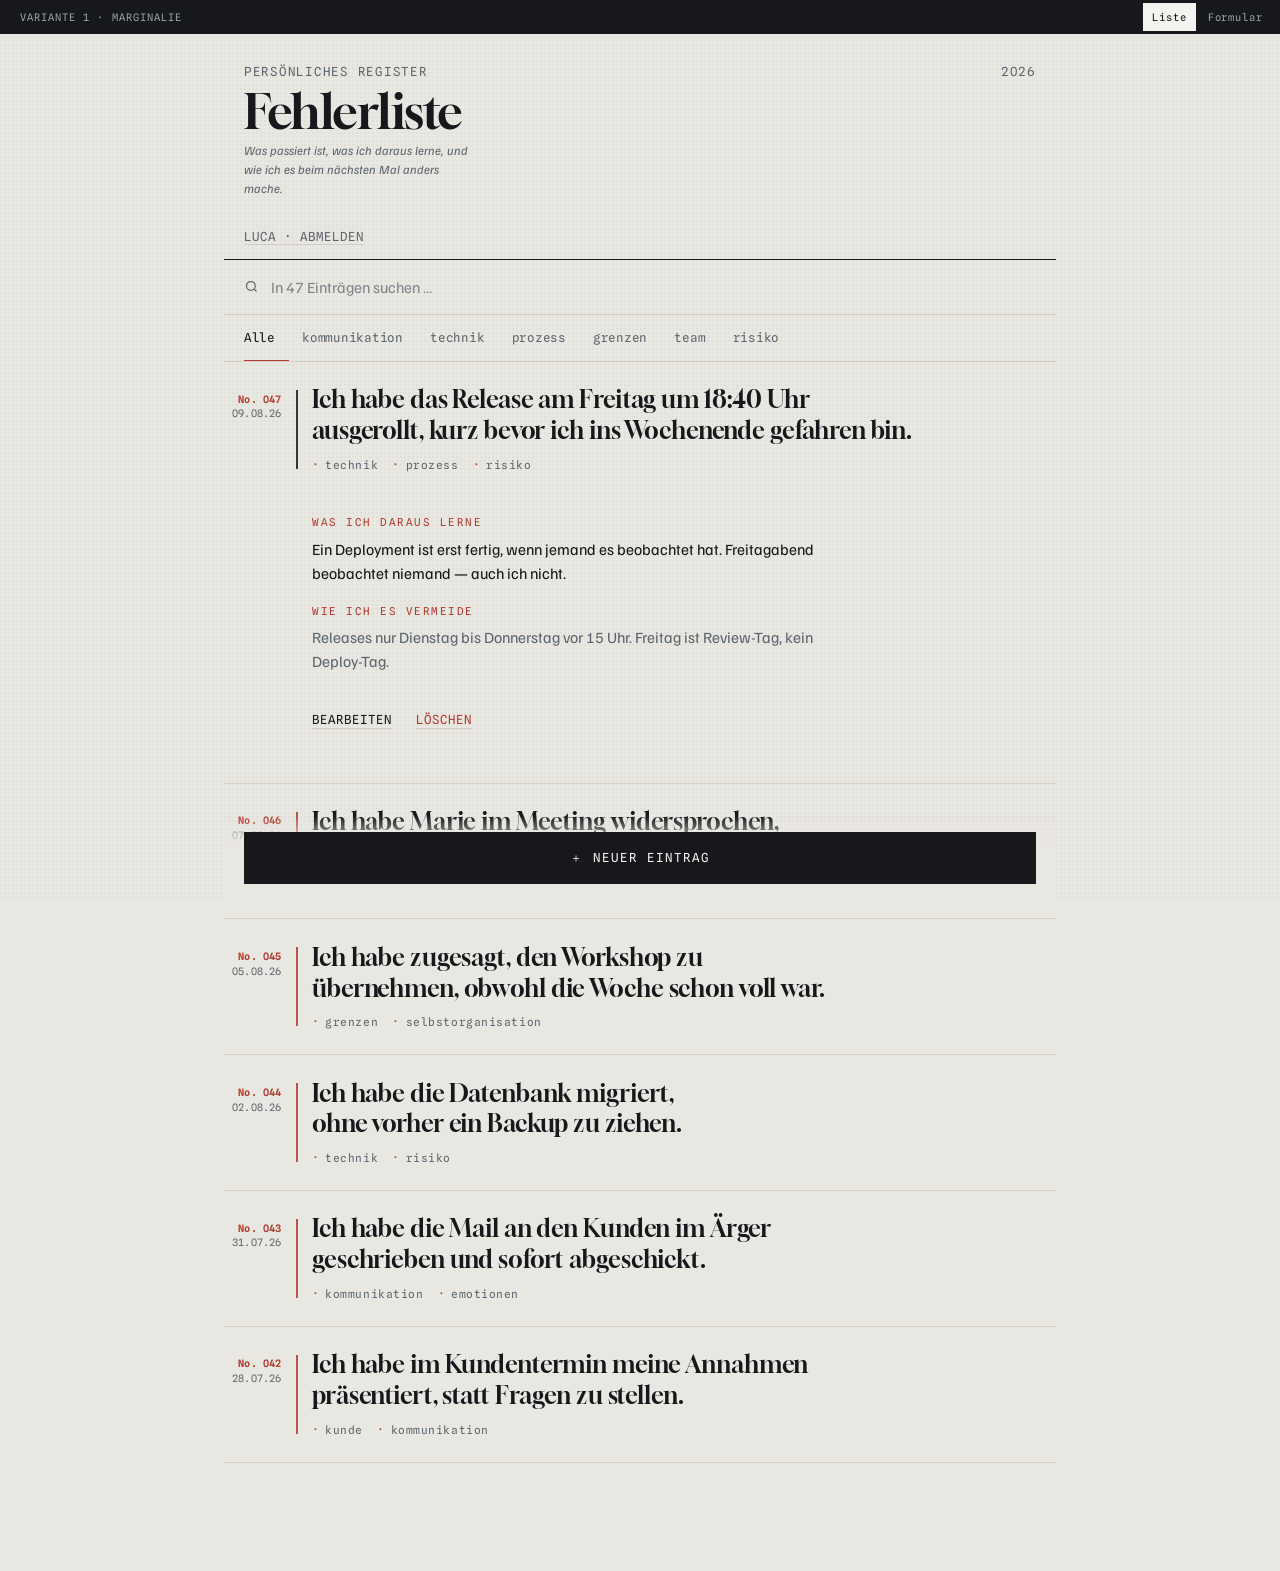
<file: variante-1.html>
<!DOCTYPE html>
<html lang="de">
<head>
<meta charset="utf-8">
<meta name="viewport" content="width=device-width, initial-scale=1, viewport-fit=cover">
<title>Fehler-App · Variante 1 — Marginalie</title>
<link rel="preconnect" href="https://fonts.googleapis.com">
<link rel="preconnect" href="https://fonts.gstatic.com" crossorigin>
<link href="https://fonts.googleapis.com/css2?family=Gloock&family=Familjen+Grotesk:ital,wght@0,400..700;1,400..700&family=Spline+Sans+Mono:wght@400;500;600&display=swap" rel="stylesheet">
<style>
/* ============================================================
   VARIANTE 1 — "MARGINALIE"
   Idee: Die Korrekturseite eines Lektors. Papier, Tinte,
   Rotstift. Kein Karten-Layout, sondern ein Satzspiegel mit
   Marginalspalte. Signature: die rote Marginallinie + die
   handnummerierte Kolumne (No. 047) am linken Rand.
   ============================================================ */

:root{
  --paper:      #E9E7E2;
  --paper-hi:   #F5F3EF;
  --ink:        #16181B;
  --slate:      #5C666E;
  --red:        #B23A2E;
  --rule:       #D2CEC6;

  --f-display: "Gloock", Georgia, serif;
  --f-text:    "Familjen Grotesk", system-ui, sans-serif;
  --f-mono:    "Spline Sans Mono", ui-monospace, monospace;

  --step--1: 0.78rem;
  --step-0:  0.975rem;
  --step-1:  1.1875rem;
  --step-2:  1.5rem;
  --step-3:  2.125rem;
  --step-4:  3rem;

  --gutter: 4.5rem;
  --pad: 1.25rem;
  --chrome: 34px;
}

*,*::before,*::after{ box-sizing:border-box; }
html{ -webkit-text-size-adjust:100%; }
body{
  margin:0;
  background:var(--paper);
  color:var(--ink);
  font-family:var(--f-text);
  font-size:var(--step-0);
  line-height:1.55;
  font-feature-settings:"ss01" 1;
  -webkit-font-smoothing:antialiased;
  padding-bottom:env(safe-area-inset-bottom);
  padding-top:calc(var(--chrome) + env(safe-area-inset-top));
}
/* feine Papierstruktur, sehr zurückhaltend */
body::before{
  content:""; position:fixed; inset:0; pointer-events:none; z-index:0;
  background-image:radial-gradient(circle at 1px 1px, rgba(22,24,27,.05) 1px, transparent 0);
  background-size:4px 4px; opacity:.5;
}
button,input,textarea{ font:inherit; color:inherit; }
:focus-visible{ outline:2px solid var(--red); outline-offset:3px; border-radius:1px; }

.app{ position:relative; z-index:1; max-width:52rem; margin:0 auto; }

/* ---------- Kopf ---------- */
.masthead{
  padding:1.75rem var(--pad) 0;
  border-bottom:1px solid var(--ink);
}
.masthead .kicker{
  font-family:var(--f-mono); font-size:var(--step--1);
  letter-spacing:.14em; text-transform:uppercase; color:var(--slate);
  display:flex; justify-content:space-between; align-items:baseline;
}
.masthead h1{
  font-family:var(--f-display); font-weight:400;
  font-size:clamp(2.4rem, 12vw, var(--step-4));
  line-height:.95; margin:.5rem 0 .35rem; letter-spacing:-.01em;
}
.masthead .sub{
  font-size:var(--step--1); color:var(--slate); margin:0 0 1rem;
  max-width:32ch; font-style:italic;
}
.acct{ background:none; border:0; padding:.25rem 0; cursor:pointer; color:var(--slate);
  font-family:var(--f-mono); font-size:var(--step--1); letter-spacing:.08em;
  text-transform:uppercase; text-decoration:underline; text-underline-offset:3px;
  text-decoration-color:var(--rule); min-height:44px; display:inline-flex; align-items:center; }
.acct:hover{ color:var(--red); text-decoration-color:var(--red); }

/* ---------- Suche: eine Linie, kein Kasten ---------- */
.search{ border-bottom:1px solid var(--rule); padding:0 var(--pad); display:flex; align-items:center; gap:.75rem; }
.search svg{ width:15px; height:15px; flex:none; color:var(--slate); }
.search input{
  flex:1; border:0; background:transparent; padding:.95rem 0; min-height:44px;
  font-size:var(--step-0);
}
.search input::placeholder{ color:var(--slate); opacity:.75; }
.search input:focus{ outline:none; }
.search:focus-within{ border-bottom-color:var(--red); }

/* ---------- Tag-Filter ---------- */
.tags-bar{
  display:flex; gap:0; overflow-x:auto; scrollbar-width:none;
  border-bottom:1px solid var(--rule); padding:0 var(--pad);
}
.tags-bar::-webkit-scrollbar{ display:none; }
.tags-bar button{
  border:0; background:none; cursor:pointer; white-space:nowrap;
  font-family:var(--f-mono); font-size:var(--step--1); letter-spacing:.06em;
  color:var(--slate); padding:.8rem .85rem; min-height:44px;
  border-bottom:2px solid transparent; margin-bottom:-1px;
}
.tags-bar button:first-child{ padding-left:0; }
.tags-bar button[aria-pressed="true"]{ color:var(--ink); border-bottom-color:var(--red); }

/* ---------- Einträge ---------- */
.entries{ list-style:none; margin:0; padding:0 0 1.5rem; }
.entry{ border-bottom:1px solid var(--rule); }
.entry > button{
  all:unset; display:grid; grid-template-columns:var(--gutter) 1fr;
  width:100%; box-sizing:border-box; cursor:pointer;
  padding:1.4rem var(--pad) 1.4rem 0; align-items:start;
}
.entry > button:hover .fehler{ text-decoration:underline; text-decoration-color:var(--rule); text-underline-offset:4px; }

/* Marginalspalte — das Signature-Element */
.margin{
  font-family:var(--f-mono); font-size:.64rem; letter-spacing:.02em;
  color:var(--slate); text-align:right; padding-right:.9rem; padding-top:.45rem;
  line-height:1.45; overflow:hidden;
}
.margin .no{ display:block; color:var(--red); font-weight:600; }
.body{ position:relative; padding-left:1rem; }
.body::before{                      /* die rote Korrekturlinie */
  content:""; position:absolute; left:0; top:.35rem; bottom:.35rem;
  width:1.5px; background:var(--red); opacity:.85;
}
.fehler{
  font-family:var(--f-display); font-weight:400;
  font-size:var(--step-1); line-height:1.28; margin:0;
  letter-spacing:-.005em; text-wrap:balance;
}
@media (min-width:40rem){ .fehler{ font-size:var(--step-2); } }
.chips{ display:flex; flex-wrap:wrap; gap:.4rem .9rem; margin-top:.7rem; }
.chip{ font-family:var(--f-mono); font-size:.7rem; letter-spacing:.05em; color:var(--slate); }
.chip::before{ content:"·"; margin-right:.35rem; color:var(--red); }

/* Detail */
.detail{ display:none; padding:0 var(--pad) 1.6rem var(--gutter); }
.entry.open .detail{ display:block; }
.detail .field{ padding-left:1rem; margin-top:1.15rem; }
.detail dt{
  font-family:var(--f-mono); font-size:.68rem; letter-spacing:.14em;
  text-transform:uppercase; color:var(--red); margin-bottom:.3rem;
}
.detail dd{ margin:0; color:var(--ink); max-width:60ch; }
.detail dd.quiet{ color:var(--slate); }
.actions{ display:flex; gap:1.5rem; margin:1.5rem 0 0 1rem; }
.actions button{
  background:none; border:0; cursor:pointer; padding:.5rem 0; min-height:44px;
  font-family:var(--f-mono); font-size:var(--step--1); letter-spacing:.08em;
  text-transform:uppercase; text-decoration:underline; text-underline-offset:4px;
  text-decoration-color:var(--rule);
}
.actions .del{ color:var(--red); }
.entry.open .body::before{ background:var(--ink); }

/* ---------- Neuer Eintrag ---------- */
.newbar{
  position:sticky; bottom:0; z-index:5;
  padding:1rem var(--pad) calc(1rem + env(safe-area-inset-bottom));
  background:linear-gradient(to top, var(--paper) 62%, rgba(233,231,226,0));
}
.newbar button{
  width:100%; min-height:52px; cursor:pointer;
  background:var(--ink); color:var(--paper-hi); border:0;
  font-family:var(--f-mono); font-size:var(--step--1);
  letter-spacing:.16em; text-transform:uppercase;
}
.newbar button:hover{ background:var(--red); }

/* ---------- Formular ---------- */
.form-view{ display:none; }
body[data-view="form"] .list-view{ display:none; }
body[data-view="form"] .form-view{ display:block; }

.form-head{ padding:1.5rem var(--pad) 1.25rem; border-bottom:1px solid var(--ink); }
.form-head .kicker{ font-family:var(--f-mono); font-size:var(--step--1); letter-spacing:.14em;
  text-transform:uppercase; color:var(--slate); }
.form-head h2{ font-family:var(--f-display); font-weight:400; font-size:var(--step-3);
  line-height:1; margin:.5rem 0 0; }
form{ padding:0 var(--pad) 3rem; }
.f{ border-bottom:1px solid var(--rule); padding:1.5rem 0 1.1rem; display:grid; grid-template-columns:var(--gutter) 1fr; }
.f .num{ font-family:var(--f-mono); font-size:.68rem; color:var(--red); padding-top:.3rem; text-align:right; padding-right:1rem; }
.f .col{ padding-left:1rem; border-left:1.5px solid var(--rule); }
.f:focus-within .col{ border-left-color:var(--red); }
.f label{ display:block; font-family:var(--f-display); font-size:var(--step-1); line-height:1.3; margin-bottom:.5rem; }
.f .hint{ font-size:var(--step--1); color:var(--slate); font-style:italic; margin-bottom:.6rem; }
.f textarea, .f input[type=text]{
  width:100%; border:0; border-bottom:1px solid var(--rule); background:transparent;
  padding:.5rem 0; resize:vertical; min-height:44px; line-height:1.5;
}
.f textarea:focus, .f input:focus{ outline:none; border-bottom-color:var(--ink); }
.suggest{ display:flex; flex-wrap:wrap; gap:.45rem; margin-top:.8rem; }
.suggest button{
  cursor:pointer; background:transparent; border:1px solid var(--rule); border-radius:999px;
  padding:.4rem .75rem; min-height:36px; font-family:var(--f-mono); font-size:.7rem; color:var(--slate);
}
.suggest button:hover{ border-color:var(--ink); color:var(--ink); }
.suggest button.on{ background:var(--ink); border-color:var(--ink); color:var(--paper-hi); }
.form-actions{ display:flex; gap:.75rem; margin-top:2rem; align-items:center; }
.form-actions .save{
  flex:1; min-height:52px; background:var(--ink); color:var(--paper-hi); border:0; cursor:pointer;
  font-family:var(--f-mono); font-size:var(--step--1); letter-spacing:.16em; text-transform:uppercase;
}
.form-actions .save:hover{ background:var(--red); }
.form-actions .cancel{
  background:none; border:0; cursor:pointer; color:var(--slate); min-height:52px; padding:0 .5rem;
  font-family:var(--f-mono); font-size:var(--step--1); letter-spacing:.1em; text-transform:uppercase;
}

/* ---------- Vorschau-Leiste (gehört nicht zur App) ---------- */
.pv{ position:fixed; inset:0 0 auto; z-index:60; height:calc(var(--chrome) + env(safe-area-inset-top));
  padding:env(safe-area-inset-top) .5rem 0 var(--pad); background:var(--ink); color:#9AA1A6;
  display:flex; align-items:center; justify-content:space-between; gap:1rem;
  font-family:var(--f-mono); font-size:.65rem; letter-spacing:.1em; text-transform:uppercase; }
.pv .name{ overflow:hidden; text-overflow:ellipsis; white-space:nowrap; }
.pv .sw{ display:flex; gap:2px; flex:none; }
.pv button{ border:0; background:none; color:#9AA1A6; cursor:pointer; padding:.35rem .6rem;
  font:inherit; letter-spacing:.08em; }
.pv button[aria-pressed="true"]{ background:var(--paper-hi); color:var(--ink); }

@media (prefers-reduced-motion: reduce){ *{ animation:none !important; transition:none !important; } }
</style>
</head>
<body data-view="list">

<div class="app">

  <!-- ============== LISTE ============== -->
  <div class="list-view">
    <header class="masthead">
      <div class="kicker"><span>Persönliches Register</span><span>2026</span></div>
      <h1>Fehler&shy;liste</h1>
      <p class="sub">Was passiert ist, was ich daraus lerne, und wie ich es beim nächsten Mal anders mache.</p>
      <button class="acct">Luca · Abmelden</button>
    </header>

    <div class="search">
      <svg viewBox="0 0 24 24" fill="none" stroke="currentColor" stroke-width="2" aria-hidden="true"><circle cx="11" cy="11" r="7"/><path d="M20 20l-3.5-3.5"/></svg>
      <input type="search" placeholder="In 47 Einträgen suchen …" aria-label="Suche">
    </div>

    <nav class="tags-bar" aria-label="Nach Tag filtern">
      <button aria-pressed="true">Alle</button>
      <button aria-pressed="false">kommunikation</button>
      <button aria-pressed="false">technik</button>
      <button aria-pressed="false">prozess</button>
      <button aria-pressed="false">grenzen</button>
      <button aria-pressed="false">team</button>
      <button aria-pressed="false">risiko</button>
    </nav>

    <ul class="entries" id="entries"></ul>

    <div class="newbar"><button type="button" onclick="setView('form')">＋ Neuer Eintrag</button></div>
  </div>

  <!-- ============== FORMULAR ============== -->
  <div class="form-view">
    <header class="form-head">
      <div class="kicker">No. 048 · Entwurf</div>
      <h2>Ein neuer Eintrag</h2>
    </header>
    <form onsubmit="return false">
      <div class="f">
        <div class="num">01</div>
        <div class="col">
          <label for="v1a">Was für einen Fehler habe ich gemacht?</label>
          <p class="hint">So konkret wie möglich. Kein Urteil, nur der Vorgang.</p>
          <textarea id="v1a" rows="3"></textarea>
        </div>
      </div>
      <div class="f">
        <div class="num">02</div>
        <div class="col">
          <label for="v1b">Was lerne ich daraus?</label>
          <p class="hint">Der Satz, der übrig bleibt, wenn der Ärger weg ist.</p>
          <textarea id="v1b" rows="3"></textarea>
        </div>
      </div>
      <div class="f">
        <div class="num">03</div>
        <div class="col">
          <label for="v1c">Wie vermeide ich ihn in Zukunft?</label>
          <p class="hint">Eine Regel, die man befolgen kann, ohne nachzudenken.</p>
          <textarea id="v1c" rows="3"></textarea>
        </div>
      </div>
      <div class="f">
        <div class="num">04</div>
        <div class="col">
          <label for="v1d">Tags</label>
          <p class="hint">Mit Komma trennen. Bereits benutzte Tags unten.</p>
          <input id="v1d" type="text" placeholder="z. B. kommunikation, team">
          <div class="suggest">
            <button type="button" class="on">kommunikation</button>
            <button type="button">team</button>
            <button type="button">technik</button>
            <button type="button">prozess</button>
            <button type="button">grenzen</button>
            <button type="button">risiko</button>
            <button type="button">emotionen</button>
            <button type="button">kunde</button>
          </div>
        </div>
      </div>
      <div class="form-actions">
        <button type="button" class="save">Eintragen</button>
        <button type="button" class="cancel" onclick="setView('list')">Abbrechen</button>
      </div>
    </form>
  </div>
</div>

<div class="pv">
  <span class="name">Variante 1 · Marginalie</span>
  <span class="sw" role="group" aria-label="Vorschau umschalten">
    <button id="pv-list" aria-pressed="true" onclick="setView('list')">Liste</button>
    <button id="pv-form" aria-pressed="false" onclick="setView('form')">Formular</button>
  </span>
</div>

<script>
const DATA = [
  {no:"047",datum:"09.08.26",fehler:"Ich habe das Release am Freitag um 18:40 Uhr ausgerollt, kurz bevor ich ins Wochenende gefahren bin.",learning:"Ein Deployment ist erst fertig, wenn jemand es beobachtet hat. Freitagabend beobachtet niemand — auch ich nicht.",vermeidung:"Releases nur Dienstag bis Donnerstag vor 15 Uhr. Freitag ist Review-Tag, kein Deploy-Tag.",tags:["technik","prozess","risiko"]},
  {no:"046",datum:"07.08.26",fehler:"Ich habe Marie im Meeting widersprochen, ohne ihre Zahlen vorher gelesen zu haben.",learning:"Mein Widerspruch war schneller als mein Verständnis. Das kostet Vertrauen, nicht nur Zeit.",vermeidung:"Erst eine echte Frage stellen, bevor ich eine Gegenposition formuliere.",tags:["kommunikation","team"]},
  {no:"045",datum:"05.08.26",fehler:"Ich habe zugesagt, den Workshop zu übernehmen, obwohl die Woche schon voll war.",learning:"Ich sage Ja zur Anerkennung, nicht zur Aufgabe. Das merke ich immer erst am Mittwoch.",vermeidung:"24 Stunden Bedenkzeit bei allem, was länger als zwei Stunden dauert.",tags:["grenzen","selbstorganisation"]},
  {no:"044",datum:"02.08.26",fehler:"Ich habe die Datenbank migriert, ohne vorher ein Backup zu ziehen.",learning:"Ich habe auf mein Können vertraut statt auf ein Verfahren. Können hat keine Undo-Funktion.",vermeidung:"Checkliste vor jeder Migration: Backup ziehen, Restore einmal testen, dann erst starten.",tags:["technik","risiko"]},
  {no:"043",datum:"31.07.26",fehler:"Ich habe die Mail an den Kunden im Ärger geschrieben und sofort abgeschickt.",learning:"Der erste Entwurf gehört mir, der zweite dem Empfänger. Ich habe den ersten verschickt.",vermeidung:"Bei Ärger: Entwurf ohne Empfänger schreiben und eine Nacht liegen lassen.",tags:["kommunikation","emotionen"]},
  {no:"042",datum:"28.07.26",fehler:"Ich habe im Kundentermin meine Annahmen präsentiert, statt Fragen zu stellen.",learning:"Ich habe 40 Minuten geredet und nichts erfahren, was ich vorher nicht schon zu wissen glaubte.",vermeidung:"Die ersten 15 Minuten jedes Termins: nur Fragen, kein Slide.",tags:["kunde","kommunikation"]}
];
const esc = s => s.replace(/[&<>]/g, c => ({'&':'&amp;','<':'&lt;','>':'&gt;'}[c]));
document.getElementById('entries').innerHTML = DATA.map((e,i)=>`
  <li class="entry${i===0?' open':''}">
    <button type="button" onclick="this.parentElement.classList.toggle('open')" aria-expanded="${i===0}">
      <div class="margin"><span class="no">No. ${e.no}</span>${e.datum}</div>
      <div class="body">
        <p class="fehler">${esc(e.fehler)}</p>
        <div class="chips">${e.tags.map(t=>`<span class="chip">${t}</span>`).join('')}</div>
      </div>
    </button>
    <dl class="detail">
      <div class="field"><dt>Was ich daraus lerne</dt><dd>${esc(e.learning)}</dd></div>
      <div class="field"><dt>Wie ich es vermeide</dt><dd class="quiet">${esc(e.vermeidung)}</dd></div>
      <div class="actions"><button type="button">Bearbeiten</button><button type="button" class="del">Löschen</button></div>
    </dl>
  </li>`).join('');

function setView(v){
  document.body.dataset.view = v;
  document.getElementById('pv-list').setAttribute('aria-pressed', v==='list');
  document.getElementById('pv-form').setAttribute('aria-pressed', v==='form');
  window.scrollTo(0,0);
}
document.querySelectorAll('.suggest button').forEach(b=>b.onclick=()=>b.classList.toggle('on'));
document.querySelectorAll('.tags-bar button').forEach(b=>b.onclick=()=>{
  document.querySelectorAll('.tags-bar button').forEach(x=>x.setAttribute('aria-pressed','false'));
  b.setAttribute('aria-pressed','true');
});
</script>
</body>
</html>
</file>
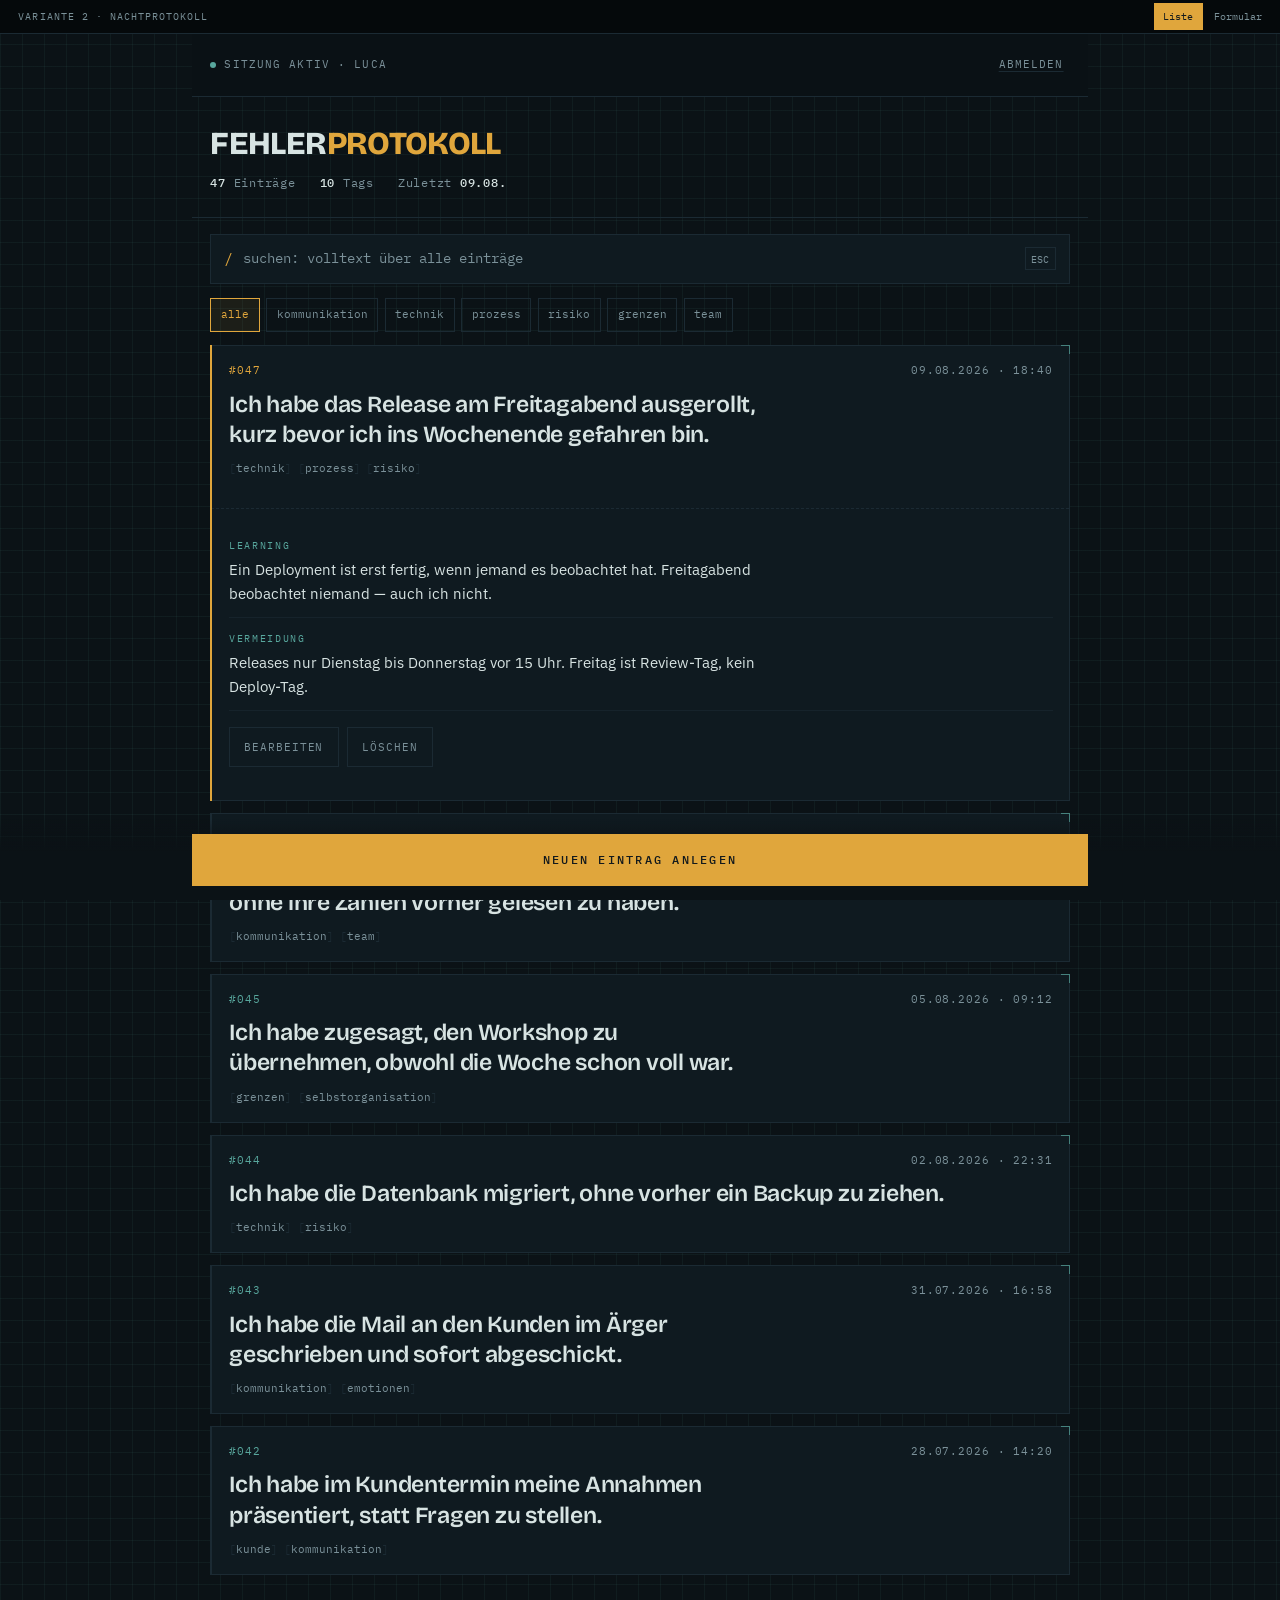
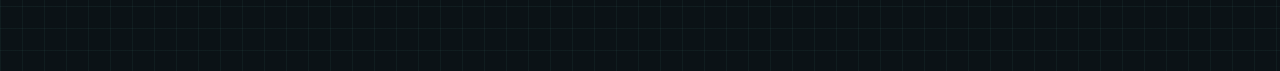
<file: variante-2.html>
<!DOCTYPE html>
<html lang="de">
<head>
<meta charset="utf-8">
<meta name="viewport" content="width=device-width, initial-scale=1, viewport-fit=cover">
<title>Fehler-App · Variante 2 — Nachtprotokoll</title>
<link rel="preconnect" href="https://fonts.googleapis.com">
<link rel="preconnect" href="https://fonts.gstatic.com" crossorigin>
<link href="https://fonts.googleapis.com/css2?family=Bricolage+Grotesque:opsz,wght@12..96,600;12..96,700;12..96,800&family=IBM+Plex+Sans:wght@400;500;600&family=IBM+Plex+Mono:wght@400;500&display=swap" rel="stylesheet">
<style>
/* ============================================================
   VARIANTE 2 — "NACHTPROTOKOLL"
   Idee: Ein Logbuch/Flugschreiber. Dunkles Petrolblau statt
   Schwarz, Millimeterpapier-Raster, Messing-Amber als einziges
   Signal. Signature: das Blueprint-Raster + die amberfarbene
   Spine links am Datensatz mit Fadenkreuz-Ecken.
   ============================================================ */

:root{
  --void:   #0B1216;
  --panel:  #0F1A20;
  --line:   #1B2A33;
  --chalk:  #D7E3E2;
  --muted:  #7B9199;
  --amber:  #E0A63C;
  --petrol: #58A79D;

  --f-display:"Bricolage Grotesque", system-ui, sans-serif;
  --f-text:   "IBM Plex Sans", system-ui, sans-serif;
  --f-mono:   "IBM Plex Mono", ui-monospace, monospace;

  --step--1:.78rem; --step-0:.95rem; --step-1:1.15rem;
  --step-2:1.45rem; --step-3:2rem;
  --pad:1.15rem;
  --chrome:34px;
}
*,*::before,*::after{ box-sizing:border-box; }
html{ -webkit-text-size-adjust:100%; }
body{
  margin:0; background:var(--void); color:var(--chalk);
  font-family:var(--f-text); font-size:var(--step-0); line-height:1.55;
  -webkit-font-smoothing:antialiased;
  background-image:
    linear-gradient(rgba(88,167,157,.07) 1px, transparent 1px),
    linear-gradient(90deg, rgba(88,167,157,.07) 1px, transparent 1px);
  background-size:22px 22px;
  padding-bottom:env(safe-area-inset-bottom);
  padding-top:calc(var(--chrome) + env(safe-area-inset-top));
}
button,input,textarea{ font:inherit; color:inherit; }
:focus-visible{ outline:2px solid var(--amber); outline-offset:2px; }
.app{ max-width:56rem; margin:0 auto; }

.mono{ font-family:var(--f-mono); font-size:var(--step--1); letter-spacing:.06em; }

/* ---------- Statuszeile ---------- */
.statusbar{
  position:sticky; top:calc(var(--chrome) + env(safe-area-inset-top)); z-index:20;
  background:rgba(11,18,22,.94); backdrop-filter:blur(6px);
  border-bottom:1px solid var(--line);
  padding:.55rem var(--pad);
  display:flex; justify-content:space-between; align-items:center; gap:1rem;
  font-family:var(--f-mono); font-size:.7rem; letter-spacing:.1em; color:var(--muted);
  text-transform:uppercase;
}
.statusbar .dot{ width:6px; height:6px; background:var(--petrol); border-radius:50%; display:inline-block; margin-right:.5rem; vertical-align:middle; }
.statusbar button{ background:none; border:0; color:var(--muted); cursor:pointer;
  text-decoration:underline; text-underline-offset:3px; text-decoration-color:var(--line);
  font:inherit; letter-spacing:.1em; text-transform:uppercase; min-height:44px; }
.statusbar button:hover{ color:var(--amber); }

/* ---------- Kopf ---------- */
.head{ padding:2rem var(--pad) 1.5rem; border-bottom:1px solid var(--line); }
.head h1{
  font-family:var(--f-display); font-weight:800;
  font-size:clamp(2rem,10vw,var(--step-3)); line-height:.95; margin:0;
  letter-spacing:-.02em; text-transform:uppercase;
}
.head h1 em{ font-style:normal; color:var(--amber); }
.head .meta{ display:flex; gap:1.5rem; margin-top:.9rem; color:var(--muted); flex-wrap:wrap; }
.head .meta b{ color:var(--chalk); font-weight:500; }

/* ---------- Kommandozeile / Suche ---------- */
.cmd{
  display:flex; align-items:center; gap:.6rem; margin:0 var(--pad);
  border:1px solid var(--line); background:var(--panel);
  padding:0 .8rem; min-height:48px;
  margin-top:1rem;
}
.cmd:focus-within{ border-color:var(--petrol); }
.cmd .slash{ color:var(--amber); font-family:var(--f-mono); }
.cmd input{ flex:1; background:none; border:0; padding:.85rem 0; font-family:var(--f-mono); font-size:.85rem; }
.cmd input:focus{ outline:none; }
.cmd input::placeholder{ color:var(--muted); }
.cmd kbd{ font-family:var(--f-mono); font-size:.65rem; color:var(--muted);
  border:1px solid var(--line); padding:.15rem .35rem; }

/* ---------- Tag-Tokens ---------- */
.tokens{ display:flex; gap:.4rem; overflow-x:auto; scrollbar-width:none; padding:.85rem var(--pad); }
.tokens::-webkit-scrollbar{ display:none; }
.tokens button{
  background:none; border:1px solid var(--line); color:var(--muted); cursor:pointer;
  font-family:var(--f-mono); font-size:.7rem; padding:.4rem .6rem; white-space:nowrap; min-height:34px;
}
.tokens button:hover{ border-color:var(--muted); color:var(--chalk); }
.tokens button[aria-pressed="true"]{ border-color:var(--amber); color:var(--amber); background:rgba(224,166,60,.08); }

/* ---------- Datensätze ---------- */
.records{ list-style:none; margin:0; padding:0 var(--pad) 6rem; display:grid; gap:.75rem; }
.rec{ position:relative; background:var(--panel); border:1px solid var(--line); }
.rec::before{ content:""; position:absolute; left:-1px; top:-1px; bottom:-1px; width:2px; background:var(--line); }
.rec.latest::before{ background:var(--amber); }
/* Fadenkreuz-Ecken — Signature */
.rec::after{
  content:""; position:absolute; right:-1px; top:-1px; width:9px; height:9px;
  border-top:1px solid var(--petrol); border-right:1px solid var(--petrol); opacity:.7;
}
.rec > button{
  all:unset; display:block; width:100%; box-sizing:border-box; cursor:pointer;
  padding:1rem 1rem 1rem 1.1rem;
}
.rec .top{ display:flex; justify-content:space-between; gap:1rem; color:var(--muted);
  font-family:var(--f-mono); font-size:.68rem; letter-spacing:.08em; margin-bottom:.6rem; }
.rec .top .id{ color:var(--petrol); }
.rec.latest .top .id{ color:var(--amber); }
.rec h2{
  font-family:var(--f-display); font-weight:600; font-size:var(--step-1);
  line-height:1.3; margin:0; letter-spacing:-.01em; text-wrap:balance;
}
@media (min-width:40rem){ .rec h2{ font-size:var(--step-2); } }
.rec .tagline{ margin-top:.7rem; display:flex; flex-wrap:wrap; gap:.35rem; }
.rec .tagline span{ font-family:var(--f-mono); font-size:.68rem; color:var(--muted); }
.rec .tagline span::before{ content:"["; color:var(--line); }
.rec .tagline span::after{ content:"]"; color:var(--line); }

.dossier{ display:none; border-top:1px dashed var(--line); padding:1rem 1rem 1.1rem 1.1rem; }
.rec.open .dossier{ display:block; }
.dossier .row{ display:grid; gap:.3rem; padding:.75rem 0; border-bottom:1px solid rgba(27,42,51,.6); }
.dossier .row:last-of-type{ border-bottom:0; }
.dossier dt{ font-family:var(--f-mono); font-size:.65rem; letter-spacing:.16em;
  text-transform:uppercase; color:var(--petrol); }
.dossier dd{ margin:0; max-width:62ch; }
.ops{ display:flex; gap:.5rem; margin-top:1rem; }
.ops button{
  background:none; border:1px solid var(--line); color:var(--muted); cursor:pointer;
  font-family:var(--f-mono); font-size:.7rem; letter-spacing:.08em; text-transform:uppercase;
  padding:.6rem .9rem; min-height:40px;
}
.ops button:hover{ border-color:var(--chalk); color:var(--chalk); }
.ops .del:hover{ border-color:#C2564A; color:#E08076; }

/* ---------- Aktion ---------- */
.dock{
  position:fixed; left:0; right:0; bottom:0; z-index:15;
  padding:.9rem var(--pad) calc(.9rem + env(safe-area-inset-bottom));
  background:linear-gradient(to top, var(--void) 60%, rgba(11,18,22,0));
}
.dock > div{ max-width:56rem; margin:0 auto; }
.dock button{
  width:100%; min-height:52px; cursor:pointer; background:var(--amber); color:#12191C;
  border:0; font-family:var(--f-mono); font-weight:500; font-size:.78rem;
  letter-spacing:.18em; text-transform:uppercase;
}
.dock button:hover{ background:#EFB852; }
.app{ position:relative; }

/* ---------- Formular ---------- */
.form-view{ display:none; }
body[data-view="form"] .list-view, body[data-view="form"] .dock{ display:none; }
body[data-view="form"] .form-view{ display:block; }
.form-view form{ padding:1.5rem var(--pad) 4rem; }
.tokens button:last-child{ margin-right:var(--pad); }
.fhead{ padding:2rem var(--pad) 1.25rem; border-bottom:1px solid var(--line); }
.fhead .mono{ color:var(--amber); }
.fhead h2{ font-family:var(--f-display); font-weight:800; text-transform:uppercase;
  font-size:var(--step-3); line-height:.95; margin:.5rem 0 0; letter-spacing:-.02em; }
.fld{ margin-bottom:1.5rem; }
.fld label{ display:block; font-family:var(--f-mono); font-size:.68rem; letter-spacing:.16em;
  text-transform:uppercase; color:var(--petrol); margin-bottom:.5rem; }
.fld .q{ font-family:var(--f-display); font-weight:600; font-size:var(--step-1); margin:0 0 .6rem; line-height:1.3; }
.fld textarea, .fld input[type=text]{
  width:100%; background:var(--panel); border:1px solid var(--line); color:var(--chalk);
  padding:.75rem .8rem; resize:vertical; min-height:48px; line-height:1.5;
}
.fld textarea:focus, .fld input:focus{ outline:none; border-color:var(--petrol); }
.picks{ display:flex; flex-wrap:wrap; gap:.4rem; margin-top:.7rem; }
.picks button{ background:none; border:1px solid var(--line); color:var(--muted); cursor:pointer;
  font-family:var(--f-mono); font-size:.7rem; padding:.4rem .6rem; min-height:34px; }
.picks button.on{ border-color:var(--amber); color:var(--amber); background:rgba(224,166,60,.08); }
.fbtns{ display:flex; gap:.6rem; margin-top:2rem; }
.fbtns .save{ flex:1; min-height:52px; background:var(--amber); color:#12191C; border:0; cursor:pointer;
  font-family:var(--f-mono); font-weight:500; font-size:.78rem; letter-spacing:.18em; text-transform:uppercase; }
.fbtns .cancel{ min-height:52px; padding:0 1.1rem; background:none; border:1px solid var(--line); color:var(--muted);
  cursor:pointer; font-family:var(--f-mono); font-size:.72rem; letter-spacing:.12em; text-transform:uppercase; }

/* ---------- Vorschau-Leiste (gehört nicht zur App) ---------- */
.pv{ position:fixed; inset:0 0 auto; z-index:60; height:calc(var(--chrome) + env(safe-area-inset-top));
  padding:env(safe-area-inset-top) .5rem 0 var(--pad); background:#05090B; color:var(--muted);
  border-bottom:1px solid var(--line);
  display:flex; align-items:center; justify-content:space-between; gap:1rem;
  font-family:var(--f-mono); font-size:.65rem; letter-spacing:.1em; text-transform:uppercase; }
.pv .name{ overflow:hidden; text-overflow:ellipsis; white-space:nowrap; }
.pv .sw{ display:flex; gap:2px; flex:none; }
.pv button{ border:0; background:none; color:var(--muted); cursor:pointer; padding:.35rem .6rem; font:inherit; }
.pv button[aria-pressed="true"]{ background:var(--amber); color:#12191C; }

@media (prefers-reduced-motion: reduce){ *{ animation:none !important; transition:none !important; } }
</style>
</head>
<body data-view="list">
<div class="app">

  <div class="statusbar">
    <span><span class="dot"></span>Sitzung aktiv · luca</span>
    <button type="button">Abmelden</button>
  </div>

  <!-- ============== LISTE ============== -->
  <div class="list-view">
    <header class="head">
      <h1>Fehler<em>protokoll</em></h1>
      <div class="meta mono">
        <span><b>47</b> Einträge</span>
        <span><b>10</b> Tags</span>
        <span>Zuletzt <b>09.08.</b></span>
      </div>
    </header>

    <div class="cmd">
      <span class="slash">/</span>
      <input type="search" placeholder="suchen: volltext über alle einträge" aria-label="Suche">
      <kbd>ESC</kbd>
    </div>

    <nav class="tokens" aria-label="Nach Tag filtern">
      <button aria-pressed="true">alle</button>
      <button aria-pressed="false">kommunikation</button>
      <button aria-pressed="false">technik</button>
      <button aria-pressed="false">prozess</button>
      <button aria-pressed="false">risiko</button>
      <button aria-pressed="false">grenzen</button>
      <button aria-pressed="false">team</button>
    </nav>

    <ul class="records" id="records"></ul>
    <div class="dock"><div><button type="button" onclick="setView('form')">Neuen Eintrag anlegen</button></div></div>
  </div>

  <!-- ============== FORMULAR ============== -->
  <div class="form-view">
    <header class="fhead">
      <div class="mono">Datensatz 048 · Entwurf</div>
      <h2>Neuer<br>Eintrag</h2>
    </header>
    <form onsubmit="return false">
      <div class="fld">
        <label for="v2a">Feld 01 · fehler</label>
        <p class="q">Was für einen Fehler habe ich gemacht?</p>
        <textarea id="v2a" rows="3" placeholder="Der Vorgang, so nüchtern wie möglich."></textarea>
      </div>
      <div class="fld">
        <label for="v2b">Feld 02 · learning</label>
        <p class="q">Was lerne ich daraus?</p>
        <textarea id="v2b" rows="3" placeholder="Die Erkenntnis, die übrig bleibt."></textarea>
      </div>
      <div class="fld">
        <label for="v2c">Feld 03 · vermeidung</label>
        <p class="q">Wie vermeide ich ihn in Zukunft?</p>
        <textarea id="v2c" rows="3" placeholder="Eine Regel, die ohne Nachdenken funktioniert."></textarea>
      </div>
      <div class="fld">
        <label for="v2d">Feld 04 · tags</label>
        <input id="v2d" type="text" placeholder="kommunikation, team">
        <div class="picks">
          <button type="button" class="on">kommunikation</button>
          <button type="button">team</button>
          <button type="button">technik</button>
          <button type="button">prozess</button>
          <button type="button">risiko</button>
          <button type="button">grenzen</button>
          <button type="button">emotionen</button>
          <button type="button">kunde</button>
        </div>
      </div>
      <div class="fbtns">
        <button type="button" class="save">Speichern</button>
        <button type="button" class="cancel" onclick="setView('list')">Abbrechen</button>
      </div>
    </form>
  </div>
</div>

<div class="pv">
  <span class="name">Variante 2 · Nachtprotokoll</span>
  <span class="sw" role="group" aria-label="Vorschau umschalten">
    <button id="pv-list" aria-pressed="true" onclick="setView('list')">Liste</button>
    <button id="pv-form" aria-pressed="false" onclick="setView('form')">Formular</button>
  </span>
</div>

<script>
const DATA = [
  {no:"047",datum:"09.08.2026 · 18:40",fehler:"Ich habe das Release am Freitagabend ausgerollt, kurz bevor ich ins Wochenende gefahren bin.",learning:"Ein Deployment ist erst fertig, wenn jemand es beobachtet hat. Freitagabend beobachtet niemand — auch ich nicht.",vermeidung:"Releases nur Dienstag bis Donnerstag vor 15 Uhr. Freitag ist Review-Tag, kein Deploy-Tag.",tags:["technik","prozess","risiko"]},
  {no:"046",datum:"07.08.2026 · 11:05",fehler:"Ich habe Marie im Meeting widersprochen, ohne ihre Zahlen vorher gelesen zu haben.",learning:"Mein Widerspruch war schneller als mein Verständnis. Das kostet Vertrauen, nicht nur Zeit.",vermeidung:"Erst eine echte Frage stellen, bevor ich eine Gegenposition formuliere.",tags:["kommunikation","team"]},
  {no:"045",datum:"05.08.2026 · 09:12",fehler:"Ich habe zugesagt, den Workshop zu übernehmen, obwohl die Woche schon voll war.",learning:"Ich sage Ja zur Anerkennung, nicht zur Aufgabe. Das merke ich immer erst am Mittwoch.",vermeidung:"24 Stunden Bedenkzeit bei allem, was länger als zwei Stunden dauert.",tags:["grenzen","selbstorganisation"]},
  {no:"044",datum:"02.08.2026 · 22:31",fehler:"Ich habe die Datenbank migriert, ohne vorher ein Backup zu ziehen.",learning:"Ich habe auf mein Können vertraut statt auf ein Verfahren. Können hat keine Undo-Funktion.",vermeidung:"Checkliste vor jeder Migration: Backup ziehen, Restore einmal testen, dann erst starten.",tags:["technik","risiko"]},
  {no:"043",datum:"31.07.2026 · 16:58",fehler:"Ich habe die Mail an den Kunden im Ärger geschrieben und sofort abgeschickt.",learning:"Der erste Entwurf gehört mir, der zweite dem Empfänger. Ich habe den ersten verschickt.",vermeidung:"Bei Ärger: Entwurf ohne Empfänger schreiben und eine Nacht liegen lassen.",tags:["kommunikation","emotionen"]},
  {no:"042",datum:"28.07.2026 · 14:20",fehler:"Ich habe im Kundentermin meine Annahmen präsentiert, statt Fragen zu stellen.",learning:"Ich habe 40 Minuten geredet und nichts erfahren, was ich vorher nicht schon zu wissen glaubte.",vermeidung:"Die ersten 15 Minuten jedes Termins: nur Fragen, kein Slide.",tags:["kunde","kommunikation"]}
];
const esc = s => s.replace(/[&<>]/g, c => ({'&':'&amp;','<':'&lt;','>':'&gt;'}[c]));
document.getElementById('records').innerHTML = DATA.map((e,i)=>`
  <li class="rec${i===0?' latest open':''}">
    <button type="button" onclick="this.parentElement.classList.toggle('open')" aria-expanded="${i===0}">
      <div class="top"><span class="id">#${e.no}</span><span>${e.datum}</span></div>
      <h2>${esc(e.fehler)}</h2>
      <div class="tagline">${e.tags.map(t=>`<span>${t}</span>`).join('')}</div>
    </button>
    <dl class="dossier">
      <div class="row"><dt>Learning</dt><dd>${esc(e.learning)}</dd></div>
      <div class="row"><dt>Vermeidung</dt><dd>${esc(e.vermeidung)}</dd></div>
      <div class="ops"><button type="button">Bearbeiten</button><button type="button" class="del">Löschen</button></div>
    </dl>
  </li>`).join('');

function setView(v){
  document.body.dataset.view = v;
  document.getElementById('pv-list').setAttribute('aria-pressed', v==='list');
  document.getElementById('pv-form').setAttribute('aria-pressed', v==='form');
  window.scrollTo(0,0);
}
document.querySelectorAll('.picks button').forEach(b=>b.onclick=()=>b.classList.toggle('on'));
document.querySelectorAll('.tokens button').forEach(b=>b.onclick=()=>{
  document.querySelectorAll('.tokens button').forEach(x=>x.setAttribute('aria-pressed','false'));
  b.setAttribute('aria-pressed','true');
});
</script>
</body>
</html>
</file>
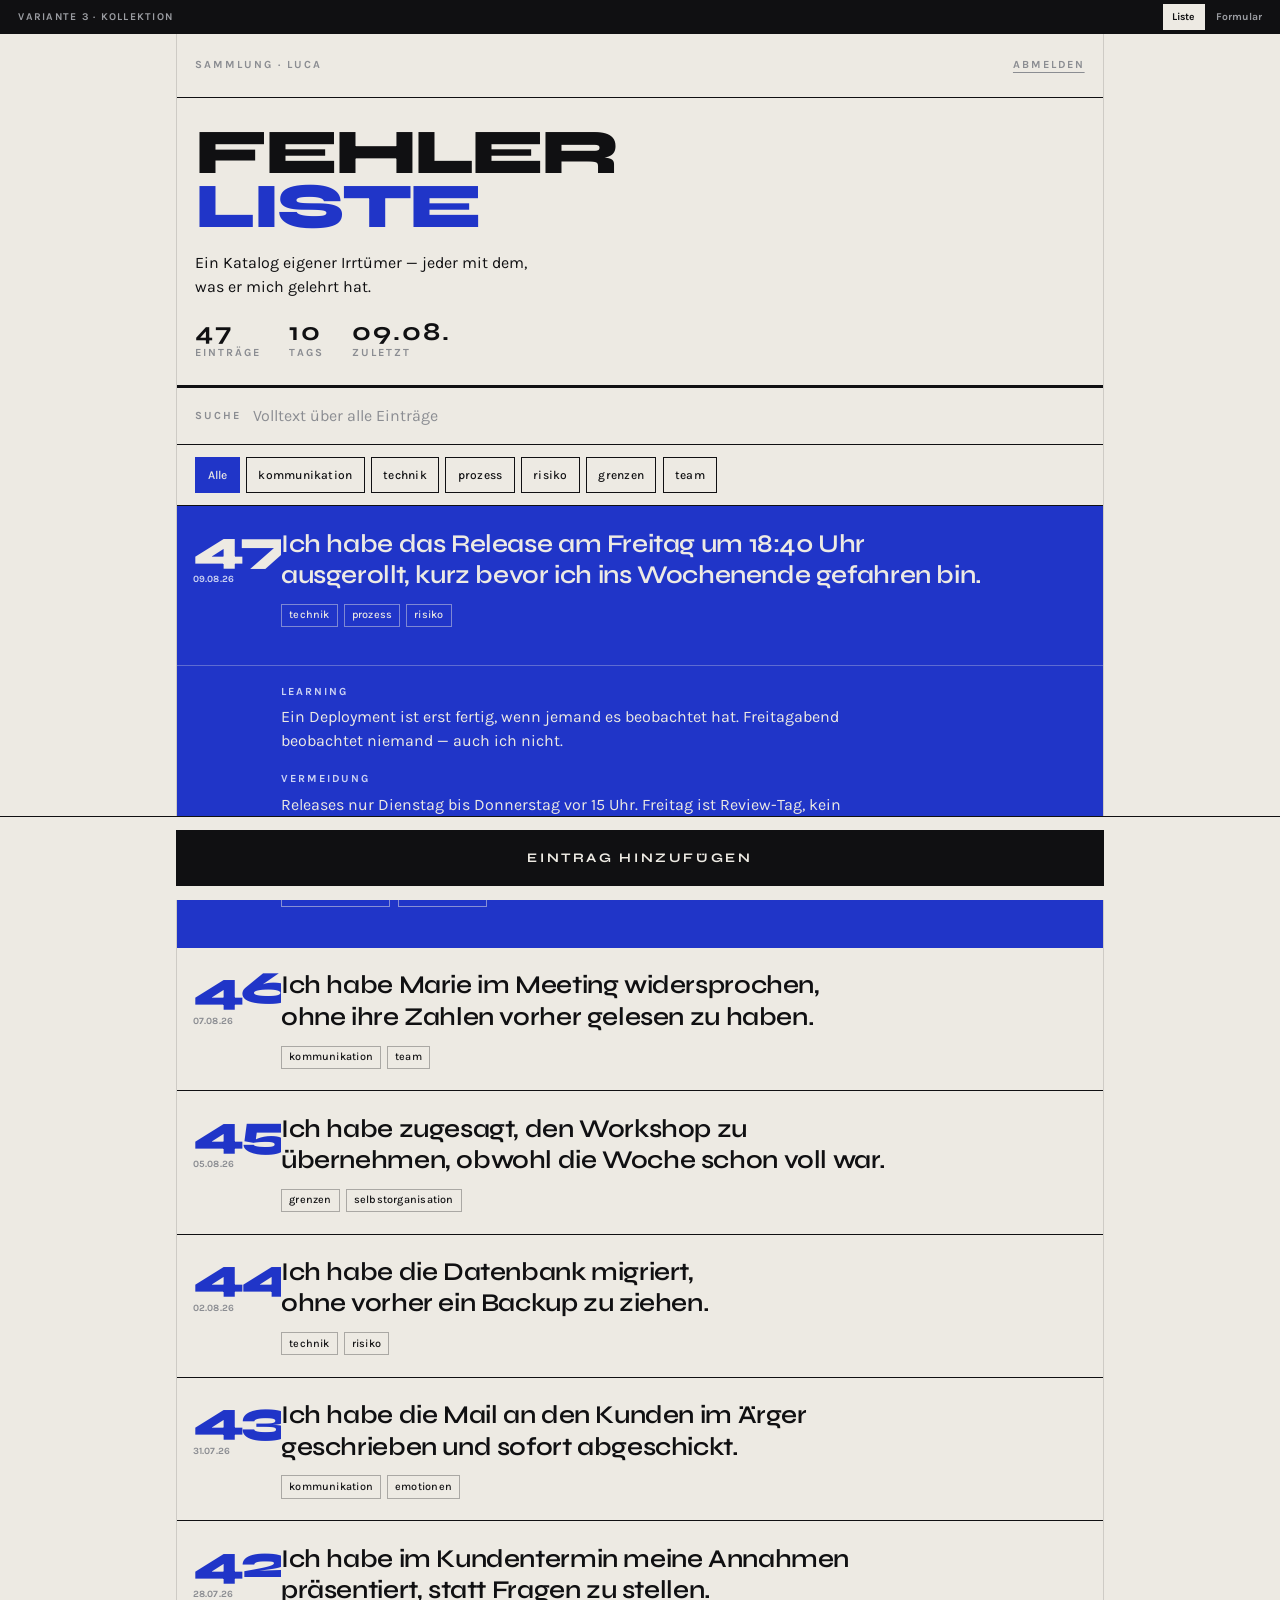
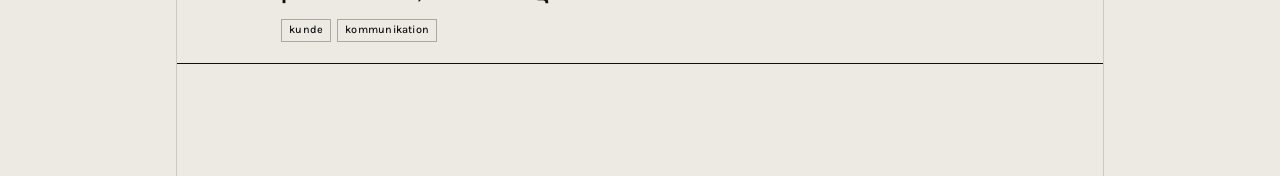
<file: variante-3.html>
<!DOCTYPE html>
<html lang="de">
<head>
<meta charset="utf-8">
<meta name="viewport" content="width=device-width, initial-scale=1, viewport-fit=cover">
<title>Fehler-App · Variante 3 — Kollektion</title>
<link rel="preconnect" href="https://fonts.googleapis.com">
<link rel="preconnect" href="https://fonts.gstatic.com" crossorigin>
<link href="https://fonts.googleapis.com/css2?family=Syne:wght@600;700;800&family=Karla:ital,wght@0,400;0,500;0,700;1,400&display=swap" rel="stylesheet">
<style>
/* ============================================================
   VARIANTE 3 — "KOLLEKTION"
   Idee: Ein Ausstellungskatalog. Schweizer Strenge, kein
   Radius, keine Schatten — nur Fläche, Linie und Ultramarin.
   Jeder Fehler ist ein katalogisiertes Exponat.
   Signature: die überlebensgroßen Katalognummern, die links
   aus dem Satz laufen, plus der invertierte jüngste Eintrag.
   ============================================================ */

:root{
  --bone:    #EDEAE3;
  --ink:     #101012;
  --ultra:   #2035C8;
  --mineral: #8B8D92;
  --tint:    #CBD2F3;

  --f-display:"Syne", system-ui, sans-serif;
  --f-text:   "Karla", system-ui, sans-serif;

  --step--1:.78rem; --step-0:1rem; --step-1:1.2rem;
  --step-2:1.6rem; --step-3:2.4rem; --step-4:4rem;
  --pad:1.15rem;
  --chrome:34px;
}
*,*::before,*::after{ box-sizing:border-box; }
html{ -webkit-text-size-adjust:100%; }
body{
  margin:0; background:var(--bone); color:var(--ink);
  font-family:var(--f-text); font-size:var(--step-0); line-height:1.5;
  -webkit-font-smoothing:antialiased;
  padding-bottom:env(safe-area-inset-bottom);
  padding-top:calc(var(--chrome) + env(safe-area-inset-top));
}
button,input,textarea{ font:inherit; color:inherit; }
:focus-visible{ outline:3px solid var(--ultra); outline-offset:2px; }
.app{ max-width:58rem; margin:0 auto; border-left:1px solid rgba(16,16,18,.14); border-right:1px solid rgba(16,16,18,.14); min-height:100vh; }
.label{ font-family:var(--f-text); font-weight:700; font-size:.68rem;
  letter-spacing:.18em; text-transform:uppercase; }

/* ---------- Kopfzeile ---------- */
.bar{
  display:flex; justify-content:space-between; align-items:center;
  padding:.6rem var(--pad);
  border-bottom:1px solid var(--ink); color:var(--mineral);
}
.bar button{ background:none; border:0; cursor:pointer; color:var(--mineral); min-height:44px;
  padding:0; text-decoration:underline; text-underline-offset:4px; }
.bar button:hover{ color:var(--ultra); }

/* ---------- Wortmarke ---------- */
.wordmark{ padding:1.75rem var(--pad) 1.5rem; border-bottom:3px solid var(--ink); }
.wordmark h1{ margin:0; font-family:var(--f-display); font-weight:800;
  font-size:clamp(2.75rem, 17vw, var(--step-4)); line-height:.84;
  letter-spacing:-.045em; text-transform:uppercase; }
.wordmark h1 span{ display:block; }
.wordmark h1 span:last-child{ color:var(--ultra); }
.wordmark p{ margin:1.1rem 0 0; max-width:34ch; color:var(--ink); font-size:var(--step-0); }
.wordmark .stats{ display:flex; gap:1.75rem; margin-top:1.25rem; color:var(--mineral); }
.wordmark .stats b{ display:block; font-family:var(--f-display); font-weight:700;
  font-size:var(--step-2); color:var(--ink); line-height:1; }

/* ---------- Suche ---------- */
.find{ border-bottom:1px solid var(--ink); display:flex; align-items:center; }
.find .label{ padding:0 .75rem 0 var(--pad); color:var(--mineral); flex:none; }
.find input{ flex:1; border:0; background:transparent; padding:1rem var(--pad) 1rem 0; min-height:52px; }
.find input:focus{ outline:none; }
.find input::placeholder{ color:var(--mineral); }
.find:focus-within{ background:var(--tint); }

/* ---------- Tag-Register ---------- */
.register{ display:flex; gap:.4rem; overflow-x:auto; scrollbar-width:none;
  padding:.75rem var(--pad); border-bottom:1px solid var(--ink); }
.register::-webkit-scrollbar{ display:none; }
.register button{
  background:none; border:1px solid var(--ink); cursor:pointer; white-space:nowrap;
  font-weight:500; font-size:.75rem; letter-spacing:.02em; padding:.4rem .7rem; min-height:36px;
}
.register button:hover{ background:var(--tint); }
.register button[aria-pressed="true"]{ background:var(--ultra); border-color:var(--ultra); color:var(--bone); }

/* ---------- Exponate ---------- */
.catalog{ list-style:none; margin:0; padding:0 0 7rem; }
.item{ border-bottom:1px solid var(--ink); }
.item > button{
  all:unset; display:grid; grid-template-columns:5.25rem 1fr; gap:0;
  width:100%; box-sizing:border-box; cursor:pointer; padding:1.35rem var(--pad) 1.35rem 0;
}
@media (min-width:40rem){ .item > button{ grid-template-columns:6.5rem 1fr; } }
.item:hover{ background:rgba(203,210,243,.4); }

/* Katalognummer — Signature */
.cat{ font-family:var(--f-display); font-weight:800; color:var(--ultra);
  font-size:1.9rem; line-height:.85; letter-spacing:-.05em; overflow:hidden;
  margin-left:-.06em; padding-left:var(--pad); padding-right:.6rem; align-self:start; }
@media (min-width:40rem){ .cat{ font-size:2.9rem; } }
.cat small{ display:block; font-family:var(--f-text); font-weight:700; font-size:.6rem;
  letter-spacing:.02em; color:var(--mineral); margin-top:.5rem; white-space:nowrap; }

.item h2{
  font-family:var(--f-display); font-weight:600; font-size:var(--step-1);
  line-height:1.22; margin:0; letter-spacing:-.015em; text-wrap:balance;
}
@media (min-width:40rem){ .item h2{ font-size:var(--step-2); } }
.marks{ display:flex; flex-wrap:wrap; gap:.35rem; margin-top:.85rem; }
.marks span{ border:1px solid rgba(16,16,18,.3); padding:.15rem .45rem;
  font-size:.68rem; font-weight:500; letter-spacing:.02em; }

/* invertierter jüngster Eintrag — Signature */
.item.newest{ background:var(--ultra); color:var(--bone); border-bottom-color:var(--ultra); }
.item.newest:hover{ background:#1B2EAF; }
.item.newest .cat{ color:var(--bone); }
.item.newest .cat small{ color:var(--tint); }
.item.newest .marks span{ border-color:rgba(237,234,227,.45); }
.item.newest .sheet{ border-top-color:rgba(237,234,227,.3); }
.item.newest .sheet dt{ color:var(--tint); }
.item.newest .sheet .ops button{ border-color:rgba(237,234,227,.5); color:var(--bone); }
.item.newest .sheet .ops button:hover{ background:var(--bone); color:var(--ultra); }

/* Detail */
.sheet{ display:none; border-top:1px solid rgba(16,16,18,.2);
  padding:1.15rem var(--pad) 1.5rem; }
@media (min-width:40rem){ .sheet{ padding-left:6.5rem; } }
.item.open .sheet{ display:block; }
.sheet .blk{ margin-bottom:1.15rem; }
.sheet dt{ color:var(--ultra); margin-bottom:.3rem; }
.sheet dd{ margin:0; max-width:60ch; }
.ops{ display:flex; gap:.5rem; margin-top:1.4rem; }
.ops button{ background:none; border:1px solid var(--ink); cursor:pointer;
  padding:.55rem .9rem; min-height:44px; font-weight:700; font-size:.68rem;
  letter-spacing:.14em; text-transform:uppercase; }
.ops button:hover{ background:var(--ink); color:var(--bone); }
.ops .del:hover{ background:#B1261F; border-color:#B1261F; color:var(--bone); }

/* ---------- Aktion ---------- */
.add{ position:fixed; left:0; right:0; bottom:0; z-index:20;
  padding:.85rem var(--pad) calc(.85rem + env(safe-area-inset-bottom));
  background:var(--bone); border-top:1px solid var(--ink); }
.add > div{ max-width:58rem; margin:0 auto; }
.add button{ width:100%; min-height:56px; cursor:pointer; background:var(--ink); color:var(--bone);
  border:0; font-family:var(--f-display); font-weight:700; font-size:.82rem;
  letter-spacing:.2em; text-transform:uppercase; }
.add button:hover{ background:var(--ultra); }

/* ---------- Formular ---------- */
.form-view{ display:none; }
body[data-view="form"] .list-view, body[data-view="form"] .add{ display:none; }
body[data-view="form"] .form-view{ display:block; }
.fhead{ padding:1.75rem var(--pad) 1.4rem; border-bottom:3px solid var(--ink); }
.fhead .label{ color:var(--ultra); }
.fhead h2{ margin:.6rem 0 0; font-family:var(--f-display); font-weight:800;
  font-size:var(--step-3); line-height:.9; letter-spacing:-.04em; text-transform:uppercase; }
form{ padding:0 0 4rem; }
.q{ border-bottom:1px solid var(--ink); padding:1.4rem var(--pad); display:grid;
  grid-template-columns:3.6rem 1fr; }
@media (min-width:40rem){ .q{ grid-template-columns:5.35rem 1fr; } }
.q .n{ font-family:var(--f-display); font-weight:800; font-size:1.9rem; color:var(--ultra);
  line-height:.85; letter-spacing:-.05em; margin-left:-.06em; }
.q:focus-within{ background:rgba(203,210,243,.35); }
.q label{ display:block; font-family:var(--f-display); font-weight:600; font-size:var(--step-1);
  line-height:1.25; margin-bottom:.5rem; letter-spacing:-.01em; }
.q .hint{ font-size:var(--step--1); color:var(--mineral); margin:0 0 .7rem; font-style:italic; }
.q textarea, .q input[type=text]{
  width:100%; background:transparent; border:0; border-bottom:2px solid var(--ink);
  padding:.5rem 0; resize:vertical; min-height:44px; line-height:1.5;
}
.q textarea:focus, .q input:focus{ outline:none; border-bottom-color:var(--ultra); }
.opts{ display:flex; flex-wrap:wrap; gap:.4rem; margin-top:.85rem; }
.opts button{ background:none; border:1px solid var(--ink); cursor:pointer;
  padding:.35rem .65rem; min-height:36px; font-size:.72rem; font-weight:500; }
.opts button:hover{ background:var(--tint); }
.opts button.on{ background:var(--ultra); border-color:var(--ultra); color:var(--bone); }
.fbtns{ display:flex; gap:.6rem; padding:1.75rem var(--pad) 0; }
.fbtns .save{ flex:1; min-height:56px; background:var(--ultra); color:var(--bone); border:0; cursor:pointer;
  font-family:var(--f-display); font-weight:700; font-size:.82rem; letter-spacing:.2em; text-transform:uppercase; }
.fbtns .save:hover{ background:var(--ink); }
.fbtns .cancel{ min-height:56px; padding:0 1.2rem; background:none; border:1px solid var(--ink);
  cursor:pointer; font-weight:700; font-size:.7rem; letter-spacing:.14em; text-transform:uppercase; }

/* ---------- Vorschau-Leiste (gehört nicht zur App) ---------- */
.pv{ position:fixed; inset:0 0 auto; z-index:60; height:calc(var(--chrome) + env(safe-area-inset-top));
  padding:env(safe-area-inset-top) .5rem 0 var(--pad); background:var(--ink); color:#9A9CA1;
  display:flex; align-items:center; justify-content:space-between; gap:1rem;
  font-size:.65rem; font-weight:700; letter-spacing:.12em; text-transform:uppercase; }
.pv .name{ overflow:hidden; text-overflow:ellipsis; white-space:nowrap; }
.pv .sw{ display:flex; gap:2px; flex:none; }
.pv button{ border:0; background:none; color:#9A9CA1; cursor:pointer; padding:.35rem .6rem; font:inherit; }
.pv button[aria-pressed="true"]{ background:var(--bone); color:var(--ink); }

@media (prefers-reduced-motion: reduce){ *{ animation:none !important; transition:none !important; } }
</style>
</head>
<body data-view="list">
<div class="app">

  <div class="bar">
    <span class="label">Sammlung · Luca</span>
    <button type="button" class="label">Abmelden</button>
  </div>

  <!-- ============== LISTE ============== -->
  <div class="list-view">
    <header class="wordmark">
      <h1><span>Fehler</span><span>Liste</span></h1>
      <p>Ein Katalog eigener Irrtümer — jeder mit dem, was er mich gelehrt hat.</p>
      <div class="stats">
        <div class="label"><b>47</b>Einträge</div>
        <div class="label"><b>10</b>Tags</div>
        <div class="label"><b>09.08.</b>Zuletzt</div>
      </div>
    </header>

    <div class="find">
      <span class="label">Suche</span>
      <input type="search" placeholder="Volltext über alle Einträge" aria-label="Suche">
    </div>

    <nav class="register" aria-label="Nach Tag filtern">
      <button aria-pressed="true">Alle</button>
      <button aria-pressed="false">kommunikation</button>
      <button aria-pressed="false">technik</button>
      <button aria-pressed="false">prozess</button>
      <button aria-pressed="false">risiko</button>
      <button aria-pressed="false">grenzen</button>
      <button aria-pressed="false">team</button>
    </nav>

    <ul class="catalog" id="catalog"></ul>

    <div class="add"><div><button type="button" onclick="setView('form')">Eintrag hinzufügen</button></div></div>
  </div>

  <!-- ============== FORMULAR ============== -->
  <div class="form-view">
    <header class="fhead">
      <div class="label">Nr. 048 · Entwurf</div>
      <h2>Neuer<br>Eintrag</h2>
    </header>
    <form onsubmit="return false">
      <div class="q">
        <div class="n">01</div>
        <div>
          <label for="v3a">Was für einen Fehler habe ich gemacht?</label>
          <p class="hint">So konkret wie möglich — der Vorgang, nicht das Urteil.</p>
          <textarea id="v3a" rows="3"></textarea>
        </div>
      </div>
      <div class="q">
        <div class="n">02</div>
        <div>
          <label for="v3b">Was lerne ich daraus?</label>
          <p class="hint">Der Satz, der übrig bleibt, wenn der Ärger weg ist.</p>
          <textarea id="v3b" rows="3"></textarea>
        </div>
      </div>
      <div class="q">
        <div class="n">03</div>
        <div>
          <label for="v3c">Wie vermeide ich ihn in Zukunft?</label>
          <p class="hint">Eine Regel, die auch an einem schlechten Tag funktioniert.</p>
          <textarea id="v3c" rows="3"></textarea>
        </div>
      </div>
      <div class="q">
        <div class="n">04</div>
        <div>
          <label for="v3d">Tags</label>
          <p class="hint">Mit Komma trennen — oder unten aus bereits benutzten wählen.</p>
          <input id="v3d" type="text" placeholder="kommunikation, team">
          <div class="opts">
            <button type="button" class="on">kommunikation</button>
            <button type="button">team</button>
            <button type="button">technik</button>
            <button type="button">prozess</button>
            <button type="button">risiko</button>
            <button type="button">grenzen</button>
            <button type="button">emotionen</button>
            <button type="button">kunde</button>
          </div>
        </div>
      </div>
      <div class="fbtns">
        <button type="button" class="save">Speichern</button>
        <button type="button" class="cancel" onclick="setView('list')">Abbrechen</button>
      </div>
    </form>
  </div>
</div>

<div class="pv">
  <span class="name">Variante 3 · Kollektion</span>
  <span class="sw" role="group" aria-label="Vorschau umschalten">
    <button id="pv-list" aria-pressed="true" onclick="setView('list')">Liste</button>
    <button id="pv-form" aria-pressed="false" onclick="setView('form')">Formular</button>
  </span>
</div>

<script>
const DATA = [
  {no:"47",datum:"09.08.26",fehler:"Ich habe das Release am Freitag um 18:40 Uhr ausgerollt, kurz bevor ich ins Wochenende gefahren bin.",learning:"Ein Deployment ist erst fertig, wenn jemand es beobachtet hat. Freitagabend beobachtet niemand — auch ich nicht.",vermeidung:"Releases nur Dienstag bis Donnerstag vor 15 Uhr. Freitag ist Review-Tag, kein Deploy-Tag.",tags:["technik","prozess","risiko"]},
  {no:"46",datum:"07.08.26",fehler:"Ich habe Marie im Meeting widersprochen, ohne ihre Zahlen vorher gelesen zu haben.",learning:"Mein Widerspruch war schneller als mein Verständnis. Das kostet Vertrauen, nicht nur Zeit.",vermeidung:"Erst eine echte Frage stellen, bevor ich eine Gegenposition formuliere.",tags:["kommunikation","team"]},
  {no:"45",datum:"05.08.26",fehler:"Ich habe zugesagt, den Workshop zu übernehmen, obwohl die Woche schon voll war.",learning:"Ich sage Ja zur Anerkennung, nicht zur Aufgabe. Das merke ich immer erst am Mittwoch.",vermeidung:"24 Stunden Bedenkzeit bei allem, was länger als zwei Stunden dauert.",tags:["grenzen","selbstorganisation"]},
  {no:"44",datum:"02.08.26",fehler:"Ich habe die Datenbank migriert, ohne vorher ein Backup zu ziehen.",learning:"Ich habe auf mein Können vertraut statt auf ein Verfahren. Können hat keine Undo-Funktion.",vermeidung:"Checkliste vor jeder Migration: Backup ziehen, Restore einmal testen, dann erst starten.",tags:["technik","risiko"]},
  {no:"43",datum:"31.07.26",fehler:"Ich habe die Mail an den Kunden im Ärger geschrieben und sofort abgeschickt.",learning:"Der erste Entwurf gehört mir, der zweite dem Empfänger. Ich habe den ersten verschickt.",vermeidung:"Bei Ärger: Entwurf ohne Empfänger schreiben und eine Nacht liegen lassen.",tags:["kommunikation","emotionen"]},
  {no:"42",datum:"28.07.26",fehler:"Ich habe im Kundentermin meine Annahmen präsentiert, statt Fragen zu stellen.",learning:"Ich habe 40 Minuten geredet und nichts erfahren, was ich vorher nicht schon zu wissen glaubte.",vermeidung:"Die ersten 15 Minuten jedes Termins: nur Fragen, kein Slide.",tags:["kunde","kommunikation"]}
];
const esc = s => s.replace(/[&<>]/g, c => ({'&':'&amp;','<':'&lt;','>':'&gt;'}[c]));
document.getElementById('catalog').innerHTML = DATA.map((e,i)=>`
  <li class="item${i===0?' newest open':''}">
    <button type="button" onclick="this.parentElement.classList.toggle('open')" aria-expanded="${i===0}">
      <div class="cat">${e.no}<small>${e.datum}</small></div>
      <div>
        <h2>${esc(e.fehler)}</h2>
        <div class="marks">${e.tags.map(t=>`<span>${t}</span>`).join('')}</div>
      </div>
    </button>
    <dl class="sheet">
      <div class="blk"><dt class="label">Learning</dt><dd>${esc(e.learning)}</dd></div>
      <div class="blk"><dt class="label">Vermeidung</dt><dd>${esc(e.vermeidung)}</dd></div>
      <div class="ops"><button type="button">Bearbeiten</button><button type="button" class="del">Löschen</button></div>
    </dl>
  </li>`).join('');

function setView(v){
  document.body.dataset.view = v;
  document.getElementById('pv-list').setAttribute('aria-pressed', v==='list');
  document.getElementById('pv-form').setAttribute('aria-pressed', v==='form');
  window.scrollTo(0,0);
}
document.querySelectorAll('.opts button').forEach(b=>b.onclick=()=>b.classList.toggle('on'));
document.querySelectorAll('.register button').forEach(b=>b.onclick=()=>{
  document.querySelectorAll('.register button').forEach(x=>x.setAttribute('aria-pressed','false'));
  b.setAttribute('aria-pressed','true');
});
</script>
</body>
</html>
</file>
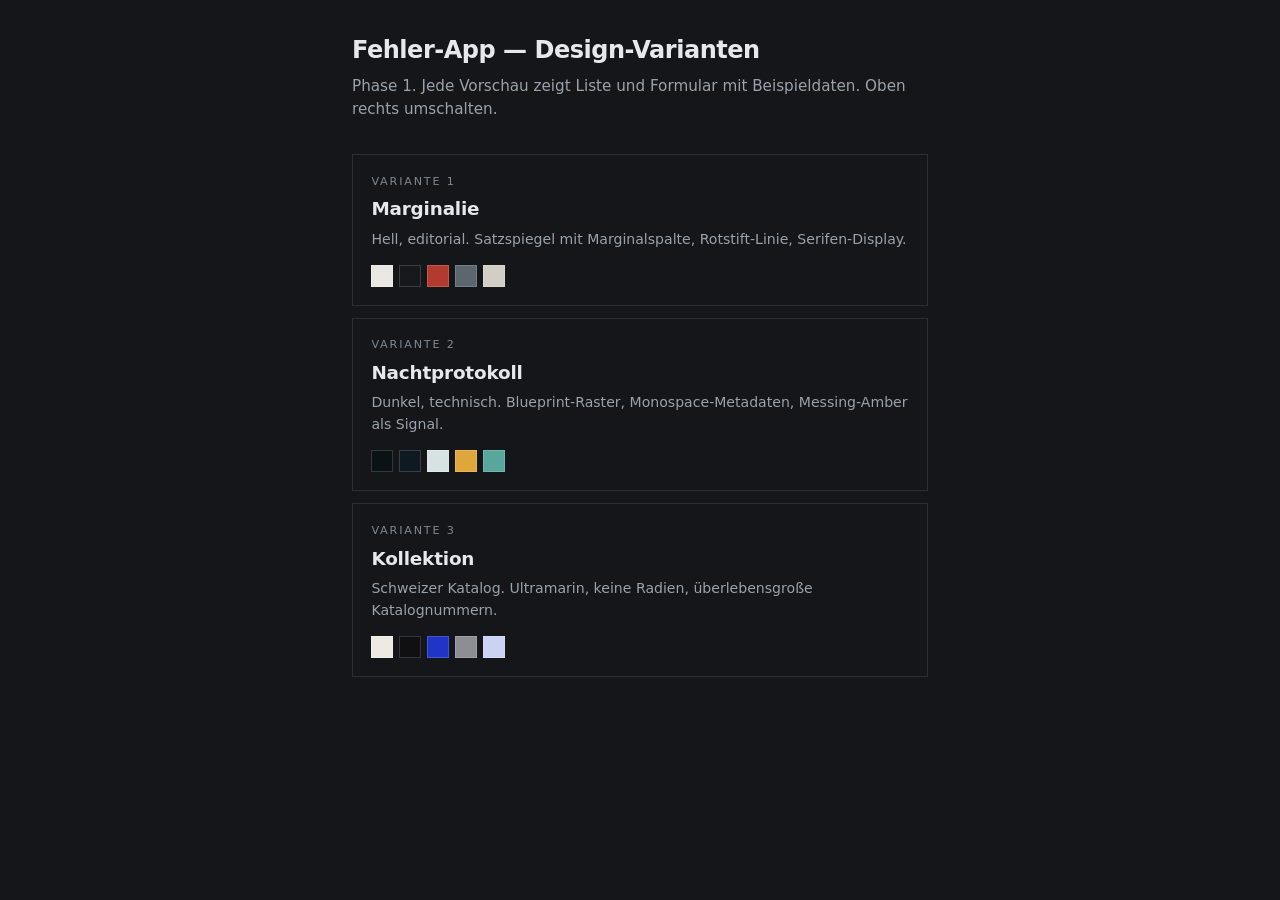
<file: varianten.html>
<!DOCTYPE html>
<html lang="de">
<head>
<meta charset="utf-8">
<meta name="viewport" content="width=device-width, initial-scale=1, viewport-fit=cover">
<title>Fehler-App · Design-Varianten</title>
<style>
  :root{ color-scheme:light dark; }
  *{ box-sizing:border-box; }
  body{ margin:0; padding:2rem 1.25rem 3rem; background:#14161A; color:#E6E8EA;
        font-family:ui-sans-serif,system-ui,sans-serif; line-height:1.55; }
  main{ max-width:36rem; margin:0 auto; }
  h1{ font-size:1.5rem; margin:0 0 .35rem; letter-spacing:-.02em; }
  p.lead{ margin:0 0 2rem; color:#9AA3AB; font-size:.95rem; }
  a.v{ display:block; text-decoration:none; color:inherit; border:1px solid #2A2F36;
       padding:1.1rem 1.15rem; margin-bottom:.75rem; }
  a.v:hover, a.v:focus-visible{ border-color:#8A939B; outline:none; }
  a.v .n{ font-size:.7rem; letter-spacing:.16em; text-transform:uppercase; color:#7E8892; }
  a.v h2{ font-size:1.15rem; margin:.35rem 0 .3rem; letter-spacing:-.01em; }
  a.v span{ display:block; color:#9AA3AB; font-size:.88rem; }
  .sw{ display:flex; gap:6px; margin-top:.9rem; }
  .sw i{ width:22px; height:22px; display:block; border:1px solid rgba(255,255,255,.16); }
</style>
</head>
<body>
<main>
  <h1>Fehler-App — Design-Varianten</h1>
  <p class="lead">Phase 1. Jede Vorschau zeigt Liste und Formular mit Beispieldaten. Oben rechts umschalten.</p>

  <a class="v" href="variante-1.html">
    <div class="n">Variante 1</div>
    <h2>Marginalie</h2>
    <span>Hell, editorial. Satzspiegel mit Marginalspalte, Rotstift-Linie, Serifen-Display.</span>
    <div class="sw"><i style="background:#E9E7E2"></i><i style="background:#16181B"></i><i style="background:#B23A2E"></i><i style="background:#5C666E"></i><i style="background:#D2CEC6"></i></div>
  </a>

  <a class="v" href="variante-2.html">
    <div class="n">Variante 2</div>
    <h2>Nachtprotokoll</h2>
    <span>Dunkel, technisch. Blueprint-Raster, Monospace-Metadaten, Messing-Amber als Signal.</span>
    <div class="sw"><i style="background:#0B1216"></i><i style="background:#0F1A20"></i><i style="background:#D7E3E2"></i><i style="background:#E0A63C"></i><i style="background:#58A79D"></i></div>
  </a>

  <a class="v" href="variante-3.html">
    <div class="n">Variante 3</div>
    <h2>Kollektion</h2>
    <span>Schweizer Katalog. Ultramarin, keine Radien, überlebensgroße Katalognummern.</span>
    <div class="sw"><i style="background:#EDEAE3"></i><i style="background:#101012"></i><i style="background:#2035C8"></i><i style="background:#8B8D92"></i><i style="background:#CBD2F3"></i></div>
  </a>
</main>
</body>
</html>
</file>
